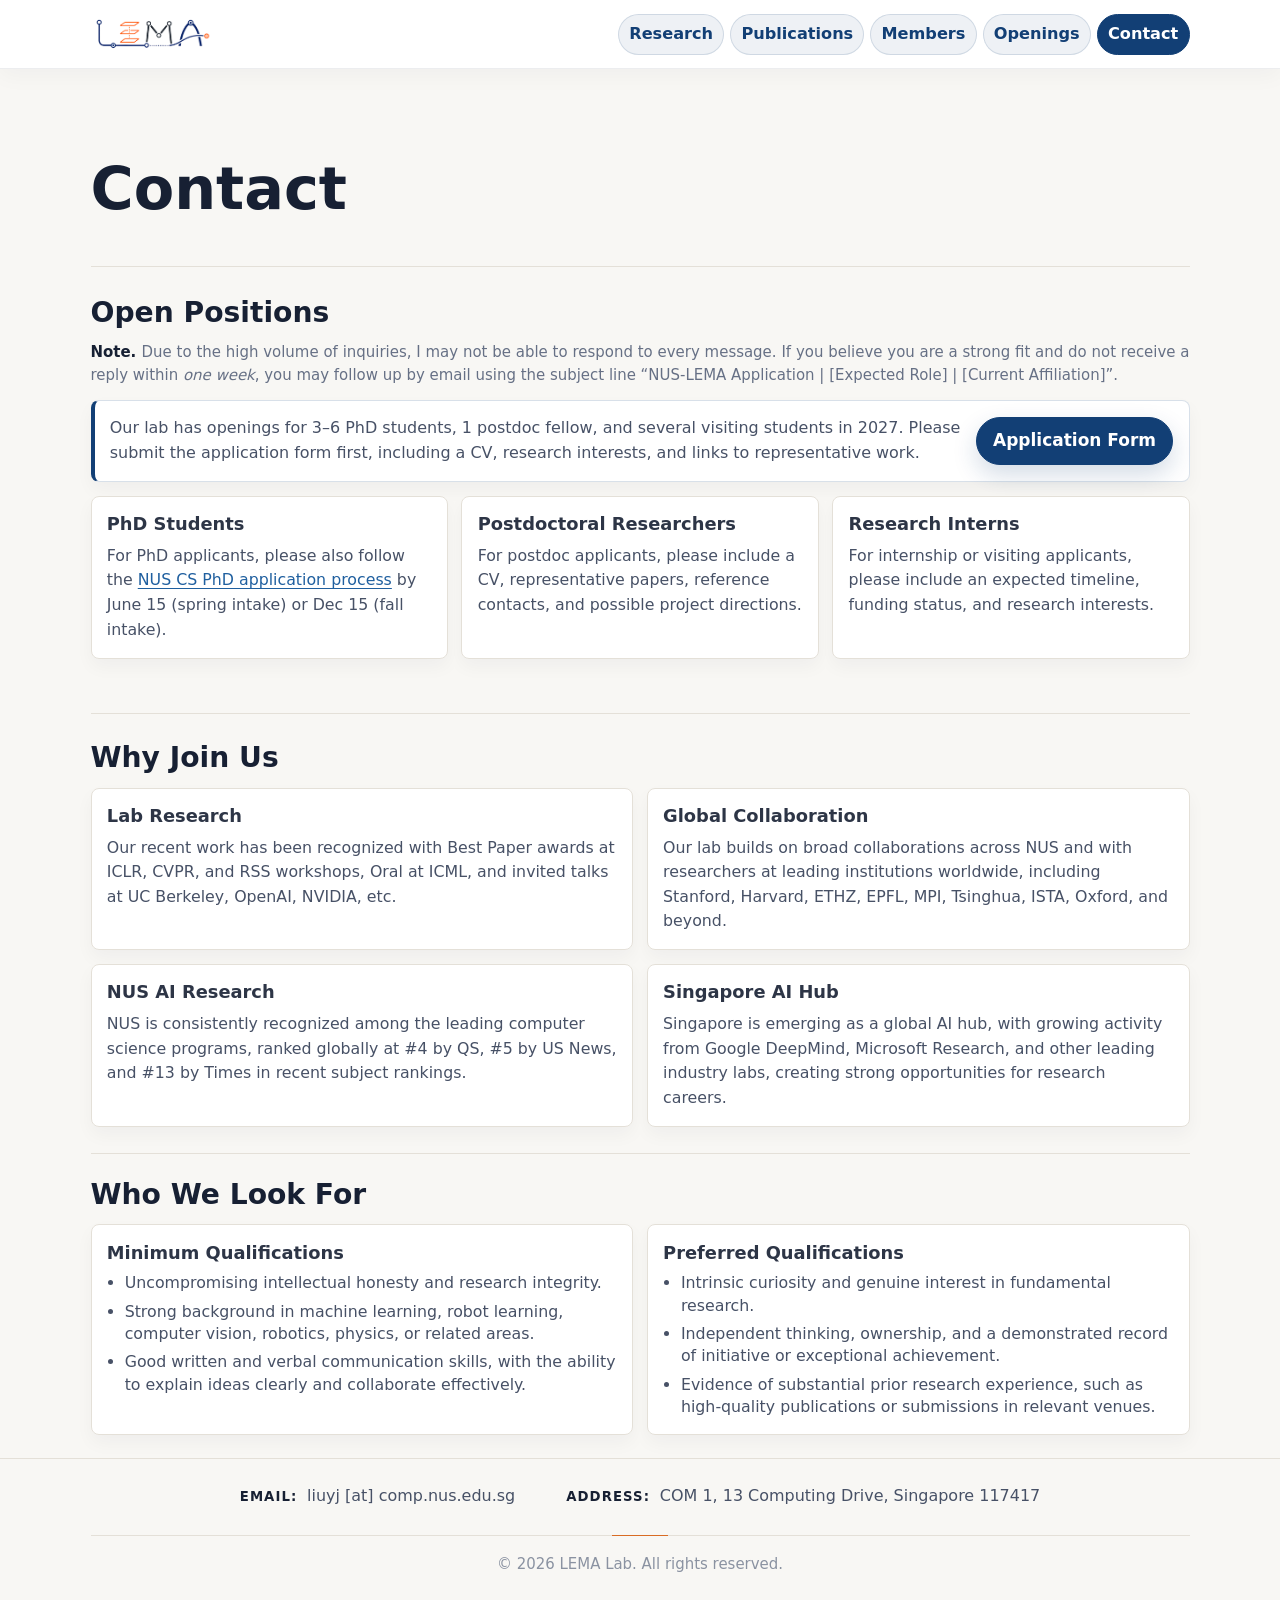
<file: contact.html>
<!DOCTYPE html>
<html xmlns="http://www.w3.org/1999/xhtml" lang="en" xml:lang="en"><head>

<meta charset="utf-8">
<meta name="generator" content="quarto-1.11.9">

<meta name="viewport" content="width=device-width, initial-scale=1.0, user-scalable=yes">

<meta name="description" content="Contact and recruiting information for LEMA Lab at the National University of Singapore.">

<title>Contact – LEMA Lab</title>
<style>
/* Default styles provided by pandoc.
** See https://pandoc.org/MANUAL.html#variables-for-html for config info.
*/
span.smallcaps{font-variant: small-caps;}
div.columns{display: flex; gap: 1.5em;}
div.column{flex: auto;}
@media screen {
div.columns{gap: min(4vw, 1.5em);}
div.column{overflow-x: auto;}
}
div.hanging-indent{margin-left: 1.5em; text-indent: -1.5em;}
ul.task-list{list-style: none;}
ul.task-list li input[type="checkbox"] {
  width: 0.8em;
  margin: 0 0.8em 0.2em -1em; /* quarto-specific, see https://github.com/quarto-dev/quarto-cli/issues/4556 */ 
  vertical-align: middle;
}
</style>


<script src="site_libs/quarto-nav/quarto-nav.js"></script>
<script src="site_libs/quarto-nav/headroom.min.js"></script>
<script src="site_libs/clipboard/clipboard.min.js"></script>
<script src="site_libs/quarto-html/quarto.js" type="module"></script>
<script src="site_libs/quarto-html/tabsets/tabsets.js" type="module"></script>
<script src="site_libs/quarto-html/scrollable-regions/scrollable-regions.js" type="module"></script>
<script src="site_libs/quarto-html/popper.min.js"></script>
<script src="site_libs/quarto-html/tippy.umd.min.js"></script>
<link href="site_libs/quarto-html/tippy.css" rel="stylesheet">
<link href="site_libs/quarto-html/quarto-syntax-highlighting-63b5708e65d6cd79cd7618c58d0c21e7.css" rel="stylesheet" id="quarto-text-highlighting-styles">
<script src="site_libs/bootstrap/bootstrap.min.js"></script>
<link href="site_libs/bootstrap/bootstrap-icons.css" rel="stylesheet">
<link href="site_libs/bootstrap/bootstrap-e47a81c8314aa0675573d3dfde449a4d.min.css" rel="stylesheet" append-hash="true" id="quarto-bootstrap" data-mode="light">
<script id="quarto-search-options" type="application/json">{
  "language": {
    "search-no-results-text": "No results",
    "search-matching-documents-text": "matching documents",
    "search-copy-link-title": "Copy link to search",
    "search-hide-matches-text": "Hide additional matches",
    "search-more-match-text": "more match in this document",
    "search-more-matches-text": "more matches in this document",
    "search-clear-button-title": "Clear",
    "search-text-placeholder": "",
    "search-detached-cancel-button-title": "Cancel",
    "search-submit-button-title": "Submit",
    "search-label": "Search"
  }
}</script>
<style>html{ scroll-behavior: smooth; }</style>


</head>

<body class="nav-fixed quarto-light"><a id="quarto-skip-link" class="visually-hidden-focusable" href="#quarto-document-content">Skip to main content</a>

<div id="quarto-search-results"></div>
  <header id="quarto-header" class="headroom fixed-top">
    <nav class="navbar navbar-expand-lg " data-bs-theme="dark" aria-label="Site">
      <div class="navbar-container container-fluid">
      <div class="navbar-brand-container mx-auto">
    <a href="./index.html" class="navbar-brand navbar-brand-logo">
    <img src="./images/lema.png" alt="LEMA Lab" class="navbar-logo light-content">
    <img src="./images/lema.png" alt="LEMA Lab" class="navbar-logo dark-content">
    </a>
    <a class="navbar-brand" href="./index.html">
    <span class="navbar-title">LEMA Lab</span>
    </a>
  </div>
          <button class="navbar-toggler" type="button" data-bs-toggle="collapse" data-bs-target="#navbarCollapse" aria-controls="navbarCollapse" aria-expanded="false" aria-label="Toggle navigation" onclick="if (window.quartoToggleHeadroom) { window.quartoToggleHeadroom(); }">
  <span class="navbar-toggler-icon"></span>
</button>
          <div class="collapse navbar-collapse" id="navbarCollapse">
            <ul class="navbar-nav navbar-nav-scroll ms-auto">
  <li class="nav-item">
    <a class="nav-link" href="./index.html#research"> 
<span class="menu-text">Research</span></a>
  </li>  
  <li class="nav-item">
    <a class="nav-link" href="./index.html#publications"> 
<span class="menu-text">Publications</span></a>
  </li>  
  <li class="nav-item">
    <a class="nav-link" href="./index.html#members"> 
<span class="menu-text">Members</span></a>
  </li>  
  <li class="nav-item">
    <a class="nav-link" href="./contact.html#openings"> 
<span class="menu-text">Openings</span></a>
  </li>  
  <li class="nav-item">
    <a class="nav-link active" href="./contact.html" aria-current="page"> 
<span class="menu-text">Contact</span></a>
  </li>  
</ul>
          </div> <!-- /navcollapse -->
            <div class="quarto-navbar-tools">
</div>
      </div> <!-- /container-fluid -->
    </nav>
</header>
<!-- content -->
<div id="quarto-content" class="quarto-container page-columns page-rows-contents page-layout-full page-navbar">
<!-- sidebar -->
<!-- margin-sidebar -->
    
<!-- main -->
<main class="content column-page" id="quarto-document-content" tabindex="-1">

<header id="title-block-header" class="quarto-title-block default">
<div class="quarto-title">
<h1 class="title">Contact</h1>
</div>

<div>
  <div class="description">
    Contact and recruiting information for LEMA Lab at the National University of Singapore.
  </div>
</div>


<div class="quarto-title-meta column-page">

    
  
    
  </div>
  


</header>


<section id="contact" class="level1 page-hero">
<h1>Contact</h1>
</section>
<section id="openings">
<section id="open-positions" class="level2 section-heading">
<h2 data-anchor-id="open-positions">Open Positions</h2>
</section>
<div class="application-note">
<p>Due to the high volume of inquiries, I may not be able to respond to every message. If you believe you are a strong fit and do not receive a reply within <span class="followup-window">one week</span>, you may follow up by email using the subject line “NUS-LEMA Application | [Expected Role] | [Current Affiliation]”.</p>
</div>
<div class="application-callout">
<div class="application-copy">
<p>Our lab has openings for 3–6 PhD students, 1 postdoc fellow, and several visiting students in 2027. Please submit the application form first, including a CV, research interests, and links to representative work.</p>
</div>
<div class="application-action">
<p><a href="https://forms.office.com/r/xrW0nmy1Gi?origin=lprLink" class="btn btn-primary">Application Form</a></p>
</div>
</div>
<div class="opportunity-grid">
<section id="phd-students" class="level3 opportunity-card">
<h3 data-anchor-id="phd-students">PhD Students</h3>
<p>For PhD applicants, please also follow the <a href="https://www.comp.nus.edu.sg/programmes/pg/phdcs/application/#deadline">NUS CS PhD application process</a> by June 15 (spring intake) or Dec 15 (fall intake).</p>
</section>
<section id="postdoctoral-researchers" class="level3 opportunity-card">
<h3 data-anchor-id="postdoctoral-researchers">Postdoctoral Researchers</h3>
<p>For postdoc applicants, please include a CV, representative papers, reference contacts, and possible project directions.</p>
</section>
<section id="research-interns" class="level3 opportunity-card">
<h3 data-anchor-id="research-interns">Research Interns</h3>
<p>For internship or visiting applicants, please include an expected timeline, funding status, and research interests.</p>
</section>
</div>
</section>
<section class="why-section">
<section id="why-join-us" class="level2 section-heading">
<h2 data-anchor-id="why-join-us">Why Join Us</h2>
</section>
<div class="why-grid">
<section id="lab-research" class="level3 why-card">
<h3 data-anchor-id="lab-research">Lab Research</h3>
<p>Our recent work has been recognized with Best Paper awards at ICLR, CVPR, and RSS workshops, Oral at ICML, and invited talks at UC Berkeley, OpenAI, NVIDIA, etc.</p>
</section>
<section id="global-collaboration" class="level3 why-card">
<h3 data-anchor-id="global-collaboration">Global Collaboration</h3>
<p>Our lab builds on broad collaborations across NUS and with researchers at leading institutions worldwide, including Stanford, Harvard, ETHZ, EPFL, MPI, Tsinghua, ISTA, Oxford, and beyond.</p>
</section>
<section id="nus-ai-research" class="level3 why-card">
<h3 data-anchor-id="nus-ai-research">NUS AI Research</h3>
<p>NUS is consistently recognized among the leading computer science programs, ranked globally at #4 by QS, #5 by US News, and #13 by Times in recent subject rankings.</p>
</section>
<section id="singapore-ai-hub" class="level3 why-card">
<h3 data-anchor-id="singapore-ai-hub">Singapore AI Hub</h3>
<p>Singapore is emerging as a global AI hub, with growing activity from Google DeepMind, Microsoft Research, and other leading industry labs, creating strong opportunities for research careers.</p>
</section>
</div>
</section>
<section class="look-for-section">
<section id="who-we-look-for" class="level2 section-heading">
<h2 data-anchor-id="who-we-look-for">Who We Look For</h2>
</section>
<div class="qualification-grid">
<section id="minimum-qualifications" class="level3 qualification-card">
<h3 data-anchor-id="minimum-qualifications">Minimum Qualifications</h3>
<ul>
<li>Uncompromising intellectual honesty and research integrity.</li>
<li>Strong background in machine learning, robot learning, computer vision, robotics, physics, or related areas.</li>
<li>Good written and verbal communication skills, with the ability to explain ideas clearly and collaborate effectively.</li>
</ul>
</section>
<section id="preferred-qualifications" class="level3 qualification-card">
<h3 data-anchor-id="preferred-qualifications">Preferred Qualifications</h3>
<ul>
<li>Intrinsic curiosity and genuine interest in fundamental research.</li>
<li>Independent thinking, ownership, and a demonstrated record of initiative or exceptional achievement.</li>
<li>Evidence of substantial prior research experience, such as high-quality publications or submissions in relevant venues.</li>
</ul>
</section>
</div>
</section>
<section class="contact-overview">
<div class="contact-card general-contact">
<div class="contact-details">
<div class="contact-detail">
<p><strong>Email:</strong> liuyj [at] comp.nus.edu.sg</p>
</div>
<div class="contact-detail">
<p><strong>Address:</strong> COM 1, 13 Computing Drive, Singapore 117417</p>
</div>
</div>
</div>
</section>
<div class="site-footer">
<div class="footer-copyright">
<p>© 2026 LEMA Lab. All rights reserved.</p>
</div>
</div>



</main> <!-- /main -->
<script id="quarto-html-after-body" type="application/javascript">
  window.document.addEventListener("DOMContentLoaded", function (event) {
    const isCodeAnnotation = (el) => {
      for (const clz of el.classList) {
        if (clz.startsWith('code-annotation-')) {                     
          return true;
        }
      }
      return false;
    }
    const onCopySuccess = function(e) {
      // button target
      const button = e.trigger;
      // don't keep focus
      button.blur();
      // flash "checked"
      button.classList.add('code-copy-button-checked');
      var currentTitle = button.getAttribute("title");
      button.setAttribute("title", "Copied!");
      let tooltip;
      if (window.bootstrap) {
        button.setAttribute("data-bs-toggle", "tooltip");
        button.setAttribute("data-bs-placement", "left");
        button.setAttribute("data-bs-title", "Copied!");
        tooltip = new bootstrap.Tooltip(button, 
          { trigger: "manual", 
            customClass: "code-copy-button-tooltip",
            offset: [0, -8]});
        tooltip.show();    
      }
      setTimeout(function() {
        if (tooltip) {
          tooltip.hide();
          button.removeAttribute("data-bs-title");
          button.removeAttribute("data-bs-toggle");
          button.removeAttribute("data-bs-placement");
        }
        button.setAttribute("title", currentTitle);
        button.classList.remove('code-copy-button-checked');
      }, 1000);
      // clear code selection
      e.clearSelection();
    }
    const getTextToCopy = function(trigger) {
      const outerScaffold = trigger.parentElement.cloneNode(true);
      const codeEl = outerScaffold.querySelector('code');
      for (const childEl of codeEl.children) {
        if (isCodeAnnotation(childEl)) {
          childEl.remove();
        }
      }
      return codeEl.innerText;
    }
    const clipboard = new window.ClipboardJS('.code-copy-button:not([data-in-quarto-modal])', {
      text: getTextToCopy
    });
    clipboard.on('success', onCopySuccess);
    if (window.document.getElementById('quarto-embedded-source-code-modal')) {
      const clipboardModal = new window.ClipboardJS('.code-copy-button[data-in-quarto-modal]', {
        text: getTextToCopy,
        container: window.document.getElementById('quarto-embedded-source-code-modal')
      });
      clipboardModal.on('success', onCopySuccess);
    }
      var localhostRegex = new RegExp(/^(?:http|https):\/\/localhost\:?[0-9]*\//);
      var mailtoRegex = new RegExp(/^mailto:/);
        var filterRegex = new RegExp("https:\/\/lema-nus\.github\.io\/");
      const newWindowLabel = "(opens in a new tab)";
      const newWindowNoteId = "quarto-ext-newwindow-label";
      // Links reference one hidden label through aria-describedby, so the
      // announcement never changes their accessible name.
      var describeNewWindow = (link) => {
        if (!window.document.getElementById(newWindowNoteId)) {
          var newWindowNote = window.document.createElement("span");
          newWindowNote.id = newWindowNoteId;
          newWindowNote.hidden = true;
          newWindowNote.textContent = newWindowLabel;
          window.document.body.appendChild(newWindowNote);
        }
        var describedBy = (link.getAttribute("aria-describedby") || "").split(/\s+/).filter(Boolean);
        if (!describedBy.includes(newWindowNoteId)) {
          describedBy.push(newWindowNoteId);
          link.setAttribute("aria-describedby", describedBy.join(" "));
        }
      }
      var isInternal = (href) => {
          return filterRegex.test(href) || localhostRegex.test(href) || mailtoRegex.test(href);
      }
      // Inspect non-navigation links and adorn them if external
      window.quartoDecorateExternalLinks = function (root) {
     var links = (root || window.document).querySelectorAll('a[href]:not(.nav-link):not(.navbar-brand):not(.toc-action):not(.sidebar-link):not(.sidebar-item-toggle):not(.pagination-link):not(.no-external):not([aria-hidden]):not(.dropdown-item):not(.quarto-navigation-tool):not(.about-link)');
      for (var i=0; i<links.length; i++) {
        const link = links[i];
        if (!isInternal(link.href)) {
          // undo the damage that might have been done by quarto-nav.js in the case of
          // links that we want to consider external
          if (link.dataset.originalHref !== undefined) {
            link.href = link.dataset.originalHref;
          }
            // target, if specified
            link.setAttribute("target", "_blank");
            if (link.getAttribute("rel") === null) {
              link.setAttribute("rel", "noopener");
            }
            describeNewWindow(link);
          if (!link.classList.contains('no-external-icon')) {
          }
        }
      }
      };
      window.quartoDecorateExternalLinks(window.document);
    // Esc closes the popup (WCAG 1.4.13) and focus leaving both trigger and
    // popup closes it (WCAG 2.4.11); tippy handles neither for interactive popups.
    const hideOnEscAndFocusOut = {
      name: 'hideOnEscAndFocusOut',
      defaultValue: true,
      fn(instance) {
        const dismiss = () => {
          // A show scheduled by the trigger delay would otherwise reopen it
          instance.clearDelayTimeouts();
          instance.hide();
        };
        const onKeyDown = (event) => {
          if (event.key !== 'Escape') {
            return;
          }
          // Keep Esc from also reaching page handlers (e.g. reveal.js overview),
          // except an open reveal.js slide menu, which Esc should close too.
          // The menu handles keys only when its keyboard option is on.
          const menuHandlesEsc = window.Reveal?.getPlugin?.('menu')?.isOpen() &&
            window.Reveal.getConfig().menu?.keyboard !== false;
          if (!menuHandlesEsc) {
            event.stopPropagation();
          }
          if (instance.popper.contains(window.document.activeElement)) {
            // Disabled while refocusing so the focus trigger does not reopen it
            instance.disable();
            instance.reference.focus();
            instance.enable();
          }
          dismiss();
        };
        const onFocusOut = (event) => {
          const target = event.relatedTarget;
          if (target && !instance.reference.contains(target) &&
              !instance.popper.contains(target)) {
            dismiss();
          }
        };
        // On the trigger too: a click trigger (code-annotations: select) has no
        // blur handling. Attached for the instance's lifetime so leaving the
        // trigger also cancels a show still pending on the trigger delay.
        instance.reference.addEventListener('focusout', onFocusOut);
        return {
          onShow() {
            window.document.addEventListener('keydown', onKeyDown, true);
            instance.popper.addEventListener('focusout', onFocusOut);
          },
          onHide() {
            window.document.removeEventListener('keydown', onKeyDown, true);
            instance.popper.removeEventListener('focusout', onFocusOut);
          },
          onDestroy() {
            instance.reference.removeEventListener('focusout', onFocusOut);
          },
        };
      },
    };
    function tippyHover(el, contentFn, onTriggerFn, onUntriggerFn) {
      const config = {
        allowHTML: true,
        maxWidth: 500,
        delay: 100,
        arrow: false,
        appendTo: function(el) {
            return el.parentElement;
        },
        interactive: true,
        interactiveBorder: 10,
        theme: 'quarto',
        placement: 'bottom-start',
        plugins: [hideOnEscAndFocusOut],
      };
      if (contentFn) {
        config.content = contentFn;
      }
      if (onTriggerFn) {
        config.onTrigger = onTriggerFn;
      }
      if (onUntriggerFn) {
        config.onUntrigger = onUntriggerFn;
      }
      window.tippy(el, config); 
    }
    const noterefs = window.document.querySelectorAll('a[role="doc-noteref"]');
    for (var i=0; i<noterefs.length; i++) {
      const ref = noterefs[i];
      tippyHover(ref, function() {
        // use id or data attribute instead here
        let href = ref.getAttribute('data-footnote-href') || ref.getAttribute('href');
        try { href = new URL(href).hash; } catch {}
        const id = href.replace(/^#\/?/, "");
        const note = window.document.getElementById(id);
        if (note) {
          return note.innerHTML;
        } else {
          return "";
        }
      });
    }
    const xrefs = window.document.querySelectorAll('a.quarto-xref');
    const processXRef = (id, note) => {
      // Strip column container classes
      const stripColumnClz = (el) => {
        el.classList.remove("page-full", "page-columns");
        if (el.children) {
          for (const child of el.children) {
            stripColumnClz(child);
          }
        }
      }
      stripColumnClz(note)
      if (id === null || id.startsWith('sec-')) {
        // Special case sections, only their first couple elements
        const container = document.createElement("div");
        if (note.children && note.children.length > 2) {
          container.appendChild(note.children[0].cloneNode(true));
          for (let i = 1; i < note.children.length; i++) {
            const child = note.children[i];
            if (child.tagName === "P" && child.innerText === "") {
              continue;
            } else {
              container.appendChild(child.cloneNode(true));
              break;
            }
          }
          if (window.Quarto?.typesetMath) {
            window.Quarto.typesetMath(container);
          }
          return container.innerHTML
        } else {
          if (window.Quarto?.typesetMath) {
            window.Quarto.typesetMath(note);
          }
          return note.innerHTML;
        }
      } else {
        // Remove any anchor links if they are present
        const anchorLink = note.querySelector('a.anchorjs-link');
        if (anchorLink) {
          anchorLink.remove();
        }
        if (window.Quarto?.typesetMath) {
          window.Quarto.typesetMath(note);
        }
        if (note.classList.contains("callout")) {
          return note.outerHTML;
        } else {
          return note.innerHTML;
        }
      }
    }
    for (var i=0; i<xrefs.length; i++) {
      const xref = xrefs[i];
      tippyHover(xref, undefined, function(instance) {
        instance.disable();
        let url = xref.getAttribute('href');
        let hash = undefined; 
        if (url.startsWith('#')) {
          hash = url;
        } else {
          try { hash = new URL(url).hash; } catch {}
        }
        if (hash) {
          const id = hash.replace(/^#\/?/, "");
          const note = window.document.getElementById(id);
          if (note !== null) {
            try {
              const html = processXRef(id, note.cloneNode(true));
              instance.setContent(html);
            } finally {
              instance.enable();
              instance.show();
            }
          } else {
            // See if we can fetch this
            fetch(url.split('#')[0])
            .then(res => res.text())
            .then(html => {
              const parser = new DOMParser();
              const htmlDoc = parser.parseFromString(html, "text/html");
              const note = htmlDoc.getElementById(id);
              if (note !== null) {
                const html = processXRef(id, note);
                instance.setContent(html);
              } 
            }).finally(() => {
              instance.enable();
              instance.show();
            });
          }
        } else {
          // See if we can fetch a full url (with no hash to target)
          // This is a special case and we should probably do some content thinning / targeting
          fetch(url)
          .then(res => res.text())
          .then(html => {
            const parser = new DOMParser();
            const htmlDoc = parser.parseFromString(html, "text/html");
            const note = htmlDoc.querySelector('main.content');
            if (note !== null) {
              // This should only happen for chapter cross references
              // (since there is no id in the URL)
              // remove the first header
              if (note.children.length > 0 && note.children[0].tagName === "HEADER") {
                note.children[0].remove();
              }
              const html = processXRef(null, note);
              instance.setContent(html);
            } 
          }).finally(() => {
            instance.enable();
            instance.show();
          });
        }
      }, function(instance) {
      });
    }
        let selectedAnnoteEl;
        const selectorForAnnotation = ( cell, annotation) => {
          let cellAttr = 'data-code-cell="' + cell + '"';
          let lineAttr = 'data-code-annotation="' +  annotation + '"';
          const selector = 'span[' + cellAttr + '][' + lineAttr + ']';
          return selector;
        }
        const selectCodeLines = (annoteEl) => {
          const doc = window.document;
          const targetCell = annoteEl.getAttribute("data-target-cell");
          const targetAnnotation = annoteEl.getAttribute("data-target-annotation");
          const annoteSpan = window.document.querySelector(selectorForAnnotation(targetCell, targetAnnotation));
          const lines = annoteSpan.getAttribute("data-code-lines").split(",");
          const lineIds = lines.map((line) => {
            return targetCell + "-" + line;
          })
          // Each band is positioned against its own containing block, which is
          // not the offsetParent of the lines, so place it from client rects.
          const placeBand = (band, firstEl, lastEl, codeBlock) => {
            const container = band.offsetParent;
            if (container === null) {
              return;
            }
            const containerRect = container.getBoundingClientRect();
            // Reveal.js scales slides with a transform, so convert client
            // pixels back to the CSS pixels of the container.
            const scale = containerRect.height / container.offsetHeight || 1;
            const firstRect = firstEl.getBoundingClientRect();
            const lastRect = lastEl.getBoundingClientRect();
            const top = (firstRect.top - containerRect.top) / scale - container.clientTop + container.scrollTop;
            const height = (lastRect.bottom - firstRect.top) / scale;
            band.style.top = top - 2 + "px";
            band.style.height = height + 4 + "px";
            if (codeBlock) {
              // Without the copy button wrapper, the containing block is wider
              // than the code block, so span the code block explicitly.
              const blockRect = codeBlock.getBoundingClientRect();
              band.style.left = (blockRect.left - containerRect.left) / scale - container.clientLeft + container.scrollLeft + "px";
              band.style.width = blockRect.width / scale + "px";
            }
          };
          if (lineIds.length > 0) {
            const el = window.document.getElementById(lineIds[0]);
            const lastEl = window.document.getElementById(lineIds[lineIds.length - 1]);
            const parent = el.parentElement.parentElement;
            // cook up a div (if necessary) and position it
            let div = window.document.getElementById("code-annotation-line-highlight");
            if (div === null) {
              div = window.document.createElement("div");
              div.setAttribute("id", "code-annotation-line-highlight");
              div.style.position = 'absolute';
              parent.appendChild(div);
            }
            placeBand(div, el, lastEl, parent.closest("div.sourceCode") || parent);
            let gutterDiv = window.document.getElementById("code-annotation-line-highlight-gutter");
            if (gutterDiv === null) {
              gutterDiv = window.document.createElement("div");
              gutterDiv.setAttribute("id", "code-annotation-line-highlight-gutter");
              gutterDiv.style.position = 'absolute';
              const codeCell = window.document.getElementById(targetCell);
              const gutter = codeCell.querySelector('.code-annotation-gutter');
              gutter.appendChild(gutterDiv);
            }
            placeBand(gutterDiv, el, lastEl);
            selectedAnnoteEl = annoteEl;
          }
        };
        const unselectCodeLines = () => {
          const elementsIds = ["code-annotation-line-highlight", "code-annotation-line-highlight-gutter"];
          elementsIds.forEach((elId) => {
            const div = window.document.getElementById(elId);
            if (div) {
              div.remove();
            }
          });
          selectedAnnoteEl = undefined;
        };
          // Handle positioning of the toggle
      window.addEventListener(
        "resize",
        throttle(() => {
          elRect = undefined;
          if (selectedAnnoteEl) {
            selectCodeLines(selectedAnnoteEl);
          }
        }, 10)
      );
      function throttle(fn, ms) {
      let throttle = false;
      let timer;
        return (...args) => {
          if(!throttle) { // first call gets through
              fn.apply(this, args);
              throttle = true;
          } else { // all the others get throttled
              if(timer) clearTimeout(timer); // cancel #2
              timer = setTimeout(() => {
                fn.apply(this, args);
                timer = throttle = false;
              }, ms);
          }
        };
      }
        // Attach click handler to the DT
        const annoteDls = window.document.querySelectorAll('dt[data-target-cell]');
        for (const annoteDlNode of annoteDls) {
          annoteDlNode.addEventListener('click', (event) => {
            const clickedEl = event.target;
            if (clickedEl !== selectedAnnoteEl) {
              unselectCodeLines();
              const activeEl = window.document.querySelector('dt[data-target-cell].code-annotation-active');
              if (activeEl) {
                activeEl.classList.remove('code-annotation-active');
              }
              selectCodeLines(clickedEl);
              clickedEl.classList.add('code-annotation-active');
            } else {
              // Unselect the line
              unselectCodeLines();
              clickedEl.classList.remove('code-annotation-active');
            }
          });
        }
    const findCites = (el) => {
      const parentEl = el.parentElement;
      if (parentEl) {
        const cites = parentEl.dataset.cites;
        if (cites) {
          return {
            el,
            cites: cites.split(' ')
          };
        } else {
          return findCites(el.parentElement)
        }
      } else {
        return undefined;
      }
    };
    var bibliorefs = window.document.querySelectorAll('a[role="doc-biblioref"]');
    for (var i=0; i<bibliorefs.length; i++) {
      const ref = bibliorefs[i];
      const citeInfo = findCites(ref);
      if (citeInfo) {
        tippyHover(citeInfo.el, function() {
          var popup = window.document.createElement('div');
          citeInfo.cites.forEach(function(cite) {
            var citeDiv = window.document.createElement('div');
            citeDiv.classList.add('hanging-indent');
            citeDiv.classList.add('csl-entry');
            var biblioDiv = window.document.getElementById('ref-' + cite);
            if (biblioDiv) {
              citeDiv.innerHTML = biblioDiv.innerHTML;
            }
            popup.appendChild(citeDiv);
          });
          return popup.innerHTML;
        });
      }
    }
  });
  </script>
  <script type="application/javascript">
  window.quartoScrollableRegionsLabels = {"code":"Scrollable code","output":"Scrollable output"};
  </script>
</div> <!-- /content -->




<script src="site_libs/quarto-html/zenscroll-min.js"></script>
</body></html>
</file>
<file: site_libs/quarto-html/tippy.css>
.tippy-box[data-animation=fade][data-state=hidden]{opacity:0}[data-tippy-root]{max-width:calc(100vw - 10px)}.tippy-box{position:relative;background-color:#333;color:#fff;border-radius:4px;font-size:14px;line-height:1.4;white-space:normal;outline:0;transition-property:transform,visibility,opacity}.tippy-box[data-placement^=top]>.tippy-arrow{bottom:0}.tippy-box[data-placement^=top]>.tippy-arrow:before{bottom:-7px;left:0;border-width:8px 8px 0;border-top-color:initial;transform-origin:center top}.tippy-box[data-placement^=bottom]>.tippy-arrow{top:0}.tippy-box[data-placement^=bottom]>.tippy-arrow:before{top:-7px;left:0;border-width:0 8px 8px;border-bottom-color:initial;transform-origin:center bottom}.tippy-box[data-placement^=left]>.tippy-arrow{right:0}.tippy-box[data-placement^=left]>.tippy-arrow:before{border-width:8px 0 8px 8px;border-left-color:initial;right:-7px;transform-origin:center left}.tippy-box[data-placement^=right]>.tippy-arrow{left:0}.tippy-box[data-placement^=right]>.tippy-arrow:before{left:-7px;border-width:8px 8px 8px 0;border-right-color:initial;transform-origin:center right}.tippy-box[data-inertia][data-state=visible]{transition-timing-function:cubic-bezier(.54,1.5,.38,1.11)}.tippy-arrow{width:16px;height:16px;color:#333}.tippy-arrow:before{content:"";position:absolute;border-color:transparent;border-style:solid}.tippy-content{position:relative;padding:5px 9px;z-index:1}
</file>
<file: site_libs/quarto-html/quarto-syntax-highlighting-63b5708e65d6cd79cd7618c58d0c21e7.css>
/* quarto syntax highlight colors */
:root {
  --quarto-hl-ot-color: #003B4F;
  --quarto-hl-at-color: #657422;
  --quarto-hl-ss-color: #20794D;
  --quarto-hl-an-color: #5E5E5E;
  --quarto-hl-fu-color: #4758AB;
  --quarto-hl-st-color: #20794D;
  --quarto-hl-cf-color: #003B4F;
  --quarto-hl-op-color: #5E5E5E;
  --quarto-hl-er-color: #AD0000;
  --quarto-hl-bn-color: #AD0000;
  --quarto-hl-al-color: #AD0000;
  --quarto-hl-va-color: #111111;
  --quarto-hl-bu-color: inherit;
  --quarto-hl-ex-color: inherit;
  --quarto-hl-pp-color: #AD0000;
  --quarto-hl-in-color: #5E5E5E;
  --quarto-hl-vs-color: #20794D;
  --quarto-hl-wa-color: #5E5E5E;
  --quarto-hl-do-color: #5E5E5E;
  --quarto-hl-im-color: #00769E;
  --quarto-hl-ch-color: #20794D;
  --quarto-hl-dt-color: #AD0000;
  --quarto-hl-fl-color: #AD0000;
  --quarto-hl-co-color: #5E5E5E;
  --quarto-hl-cv-color: #5E5E5E;
  --quarto-hl-cn-color: #8f5902;
  --quarto-hl-sc-color: #5E5E5E;
  --quarto-hl-dv-color: #AD0000;
  --quarto-hl-kw-color: #003B4F;
}

/* other quarto variables */
:root {
  --quarto-font-monospace: SFMono-Regular, Menlo, Monaco, Consolas, "Liberation Mono", "Courier New", monospace;
}

/* syntax highlight based on Pandoc's rules */
pre > code.sourceCode > span {
  color: #003B4F;
}

code.sourceCode > span {
  color: #003B4F;
}

div.sourceCode,
div.sourceCode pre.sourceCode {
  color: #003B4F;
}

/* Normal */
code span {
  color: #003B4F;
}

/* Alert */
code span.al {
  color: #AD0000;
  font-style: inherit;
}

/* Annotation */
code span.an {
  color: #5E5E5E;
  font-style: inherit;
}

/* Attribute */
code span.at {
  color: #657422;
  font-style: inherit;
}

/* BaseN */
code span.bn {
  color: #AD0000;
  font-style: inherit;
}

/* BuiltIn */
code span.bu {
  font-style: inherit;
}

/* ControlFlow */
code span.cf {
  color: #003B4F;
  font-weight: bold;
  font-style: inherit;
}

/* Char */
code span.ch {
  color: #20794D;
  font-style: inherit;
}

/* Constant */
code span.cn {
  color: #8f5902;
  font-style: inherit;
}

/* Comment */
code span.co {
  color: #5E5E5E;
  font-style: inherit;
}

/* CommentVar */
code span.cv {
  color: #5E5E5E;
  font-style: italic;
}

/* Documentation */
code span.do {
  color: #5E5E5E;
  font-style: italic;
}

/* DataType */
code span.dt {
  color: #AD0000;
  font-style: inherit;
}

/* DecVal */
code span.dv {
  color: #AD0000;
  font-style: inherit;
}

/* Error */
code span.er {
  color: #AD0000;
  font-style: inherit;
}

/* Extension */
code span.ex {
  font-style: inherit;
}

/* Float */
code span.fl {
  color: #AD0000;
  font-style: inherit;
}

/* Function */
code span.fu {
  color: #4758AB;
  font-style: inherit;
}

/* Import */
code span.im {
  color: #00769E;
  font-style: inherit;
}

/* Information */
code span.in {
  color: #5E5E5E;
  font-style: inherit;
}

/* Keyword */
code span.kw {
  color: #003B4F;
  font-weight: bold;
  font-style: inherit;
}

/* Operator */
code span.op {
  color: #5E5E5E;
  font-style: inherit;
}

/* Other */
code span.ot {
  color: #003B4F;
  font-style: inherit;
}

/* Preprocessor */
code span.pp {
  color: #AD0000;
  font-style: inherit;
}

/* SpecialChar */
code span.sc {
  color: #5E5E5E;
  font-style: inherit;
}

/* SpecialString */
code span.ss {
  color: #20794D;
  font-style: inherit;
}

/* String */
code span.st {
  color: #20794D;
  font-style: inherit;
}

/* Variable */
code span.va {
  color: #111111;
  font-style: inherit;
}

/* VerbatimString */
code span.vs {
  color: #20794D;
  font-style: inherit;
}

/* Warning */
code span.wa {
  color: #5E5E5E;
  font-style: italic;
}

.prevent-inlining {
  content: "</";
}

/*# sourceMappingURL=054cc16b9e9817627be6994582d2ffb5.css.map */
</file>
